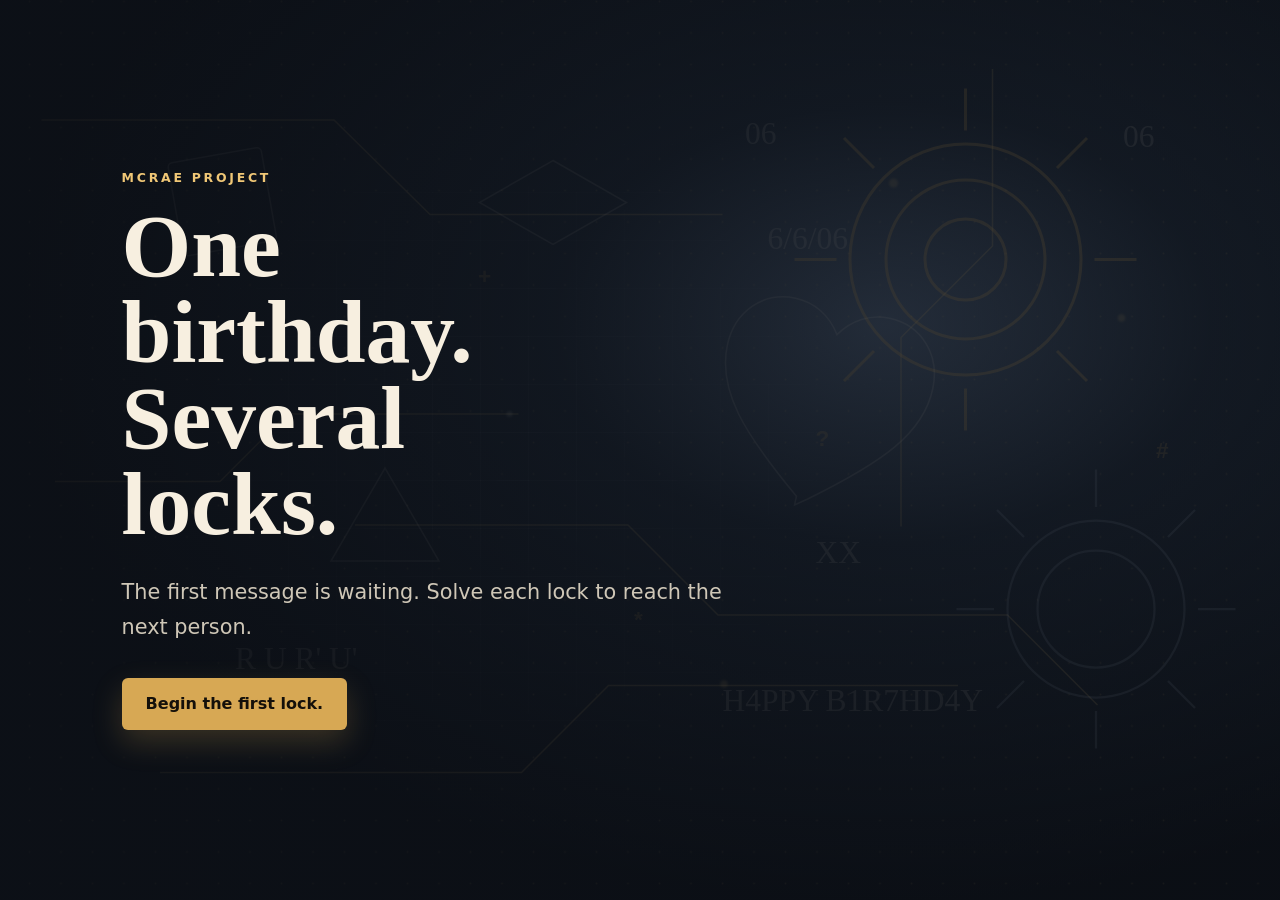
<file: docs/index.html>
<!doctype html>
<html lang="en">
  <head>
    <meta charset="utf-8">
    <meta name="viewport" content="width=device-width, initial-scale=1">
    <title>McRae Project</title>
    <link rel="stylesheet" href="assets/css/site-v2.css">
  </head>
  <body class="home-page">
<main class="hero" aria-labelledby="site-title">
      <p class="kicker">McRae Project</p>
      <h1 id="site-title">One birthday. Several locks.</h1>
      <p class="scenario">
        The first message is waiting. Solve each lock to reach the next person.
      </p>
      <a class="start-button" href="stage-1.html" aria-label="Begin the first lock">Begin the first lock.</a>
    </main>
  </body>
</html>
</file>
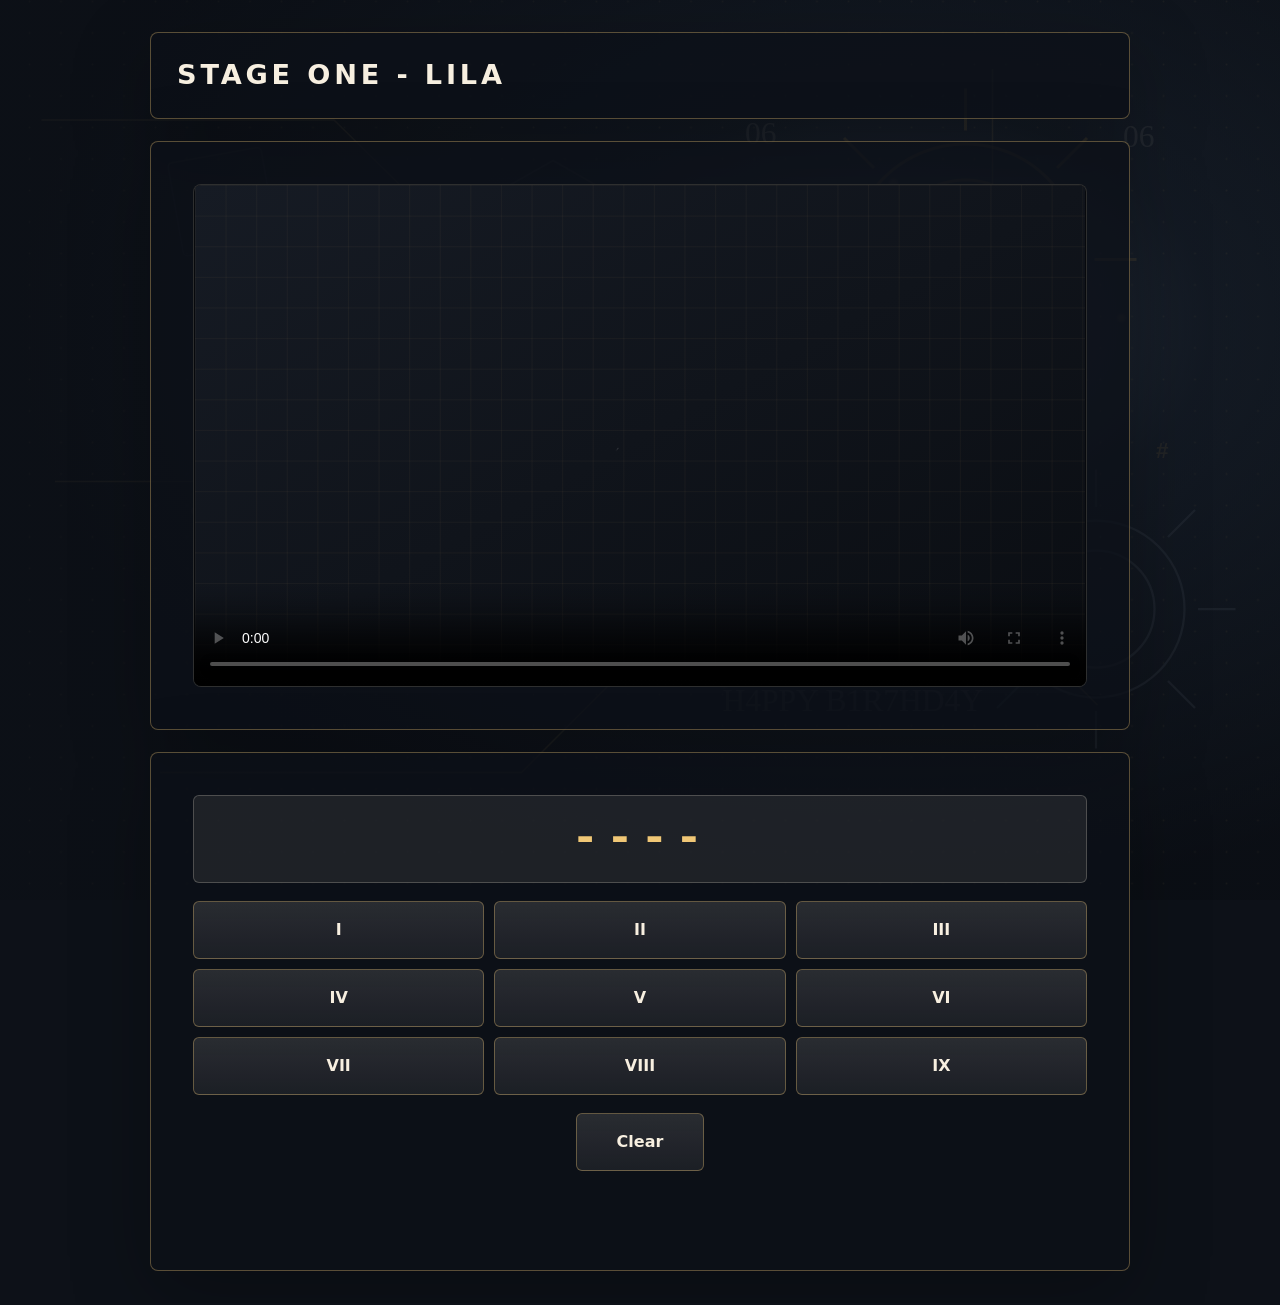
<file: docs/stage-1.html>
<!doctype html>
<html lang="en">
  <head>
    <meta charset="utf-8">
    <meta name="viewport" content="width=device-width, initial-scale=1">
    <title>Stage One | McRae Project</title>
    <link rel="stylesheet" href="assets/css/site-v2.css">
  </head>
  <body class="stage-page">
<main class="stage-shell" aria-labelledby="stage-title">
      <section class="stage-intro compact">
        <h1 id="stage-title">Stage One - Lila</h1>
      </section>

      <section class="video-panel" aria-label="Lila birthday message">
        <video controls preload="metadata" poster="assets/images/video-placeholder.svg">
          <source src="assets/videos/lila-message.mp4" type="video/mp4">
          Your browser does not support embedded video.
        </video>
      </section>

      <section class="answer-panel" aria-label="Stage one puzzle">
        <div class="roman-lock">
          <div class="roman-display" id="roman-display" aria-live="polite">----</div>
          <div class="roman-keypad" aria-label="Roman numeral keypad">
            <button type="button" data-value="1">I</button>
            <button type="button" data-value="2">II</button>
            <button type="button" data-value="3">III</button>
            <button type="button" data-value="4">IV</button>
            <button type="button" data-value="5">V</button>
            <button type="button" data-value="6">VI</button>
            <button type="button" data-value="7">VII</button>
            <button type="button" data-value="8">VIII</button>
            <button type="button" data-value="9">IX</button>
          </div>
          <div class="roman-actions">
            <button type="button" id="clear-code">Clear</button>
          </div>
        </div>
        <p class="answer-feedback" id="stage-one-feedback" aria-live="polite"></p>

</section>
    </main>

    <script>
      const solution = "3521";
      const numerals = {
        1: "I",
        2: "II",
        3: "III",
        4: "IV",
        5: "V",
        6: "VI",
        7: "VII",
        8: "VIII",
        9: "IX",
      };
      const display = document.querySelector("#roman-display");
      const feedback = document.querySelector("#stage-one-feedback");
      const clearButton = document.querySelector("#clear-code");
      let entry = "";

      const render = () => {
        display.textContent = entry
          ? entry.split("").map((digit) => numerals[digit]).join(" ")
          : "----";
      };

      const submitDigit = (digit) => {
        entry = `${entry}${digit}`.slice(-solution.length);
        feedback.textContent = "";
        feedback.className = "answer-feedback";
        render();

        if (entry === solution) {
          feedback.innerHTML = "Correct. <a href=\"stage-2.html\">Continue to Stage Two</a>.";
          feedback.className = "answer-feedback success";
        } else if (entry.length === solution.length) {
          feedback.textContent = "Not quite.";
          feedback.className = "answer-feedback error";
        }
      };

      document.querySelectorAll("[data-value]").forEach((button) => {
        button.addEventListener("click", () => submitDigit(button.dataset.value));
      });

      clearButton.addEventListener("click", () => {
        entry = "";
        feedback.textContent = "";
        feedback.className = "answer-feedback";
        render();
      });

      render();
    </script>
  </body>
</html>
</file>
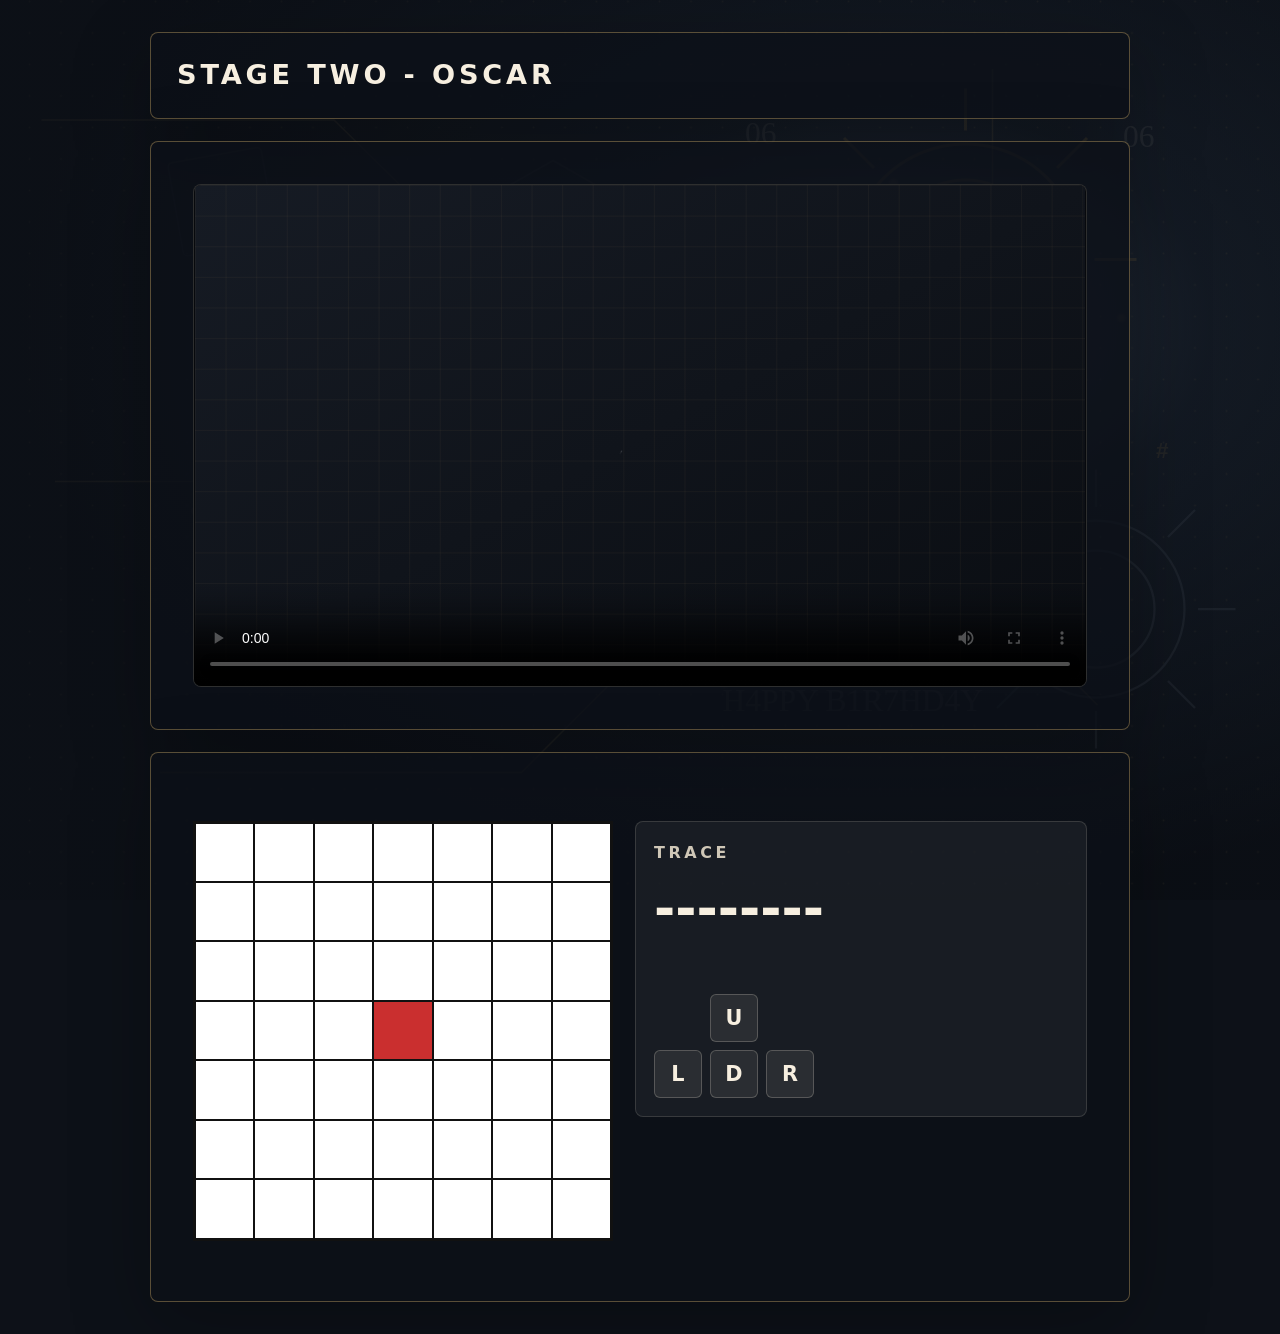
<file: docs/stage-2.html>
<!doctype html>
<html lang="en">
  <head>
    <meta charset="utf-8">
    <meta name="viewport" content="width=device-width, initial-scale=1">
    <title>Stage Two | McRae Project</title>
    <link rel="stylesheet" href="assets/css/site-v2.css">
  </head>
  <body class="stage-page">
<main class="stage-shell" aria-labelledby="stage-title">
      <section class="stage-intro compact">
        <h1 id="stage-title">Stage Two - Oscar</h1>
      </section>

      <section class="video-panel" aria-label="Oscar birthday message">
        <video controls preload="metadata" poster="assets/images/video-placeholder.svg">
          <source src="assets/videos/oscar-message.mp4" type="video/mp4">
          Your browser does not support embedded video.
        </video>
      </section>

      <section class="answer-panel" aria-label="Stage two puzzle">
        <div class="movement-layout">
          <div class="movement-grid" id="movement-grid" aria-label="Movement grid"></div>
          <div class="movement-status">
            <p class="kicker">Trace</p>
            <strong id="step-count">--------</strong>
            <p id="movement-feedback" class="answer-feedback" aria-live="polite"></p>
            <div class="arrow-pad" aria-label="Arrow key fallback controls">
              <button type="button" data-direction="up" aria-label="Move up">U</button>
              <button type="button" data-direction="left" aria-label="Move left">L</button>
              <button type="button" data-direction="down" aria-label="Move down">D</button>
              <button type="button" data-direction="right" aria-label="Move right">R</button>
            </div>
          </div>
        </div>


</section>
    </main>

    <script>
      const size = 7;
      const start = { x: 3, y: 3 };
      const solution = [
        "up",
        "right",
        "left",
        "up",
        "down",
        "right",
        "down",
        "left",
      ];
      const symbols = {
        up: "U",
        down: "D",
        left: "L",
        right: "R",
      };
      const deltas = {
        up: { x: 0, y: -1 },
        down: { x: 0, y: 1 },
        left: { x: -1, y: 0 },
        right: { x: 1, y: 0 },
      };
      const grid = document.querySelector("#movement-grid");
      const count = document.querySelector("#step-count");
      const feedback = document.querySelector("#movement-feedback");
      let position = { ...start };
      let trace = [];
      let unlocked = false;

      const render = () => {
        grid.innerHTML = "";
        for (let y = 0; y < size; y += 1) {
          for (let x = 0; x < size; x += 1) {
            const tile = document.createElement("div");
            tile.className = "movement-tile";
            if (x === position.x && y === position.y) {
              tile.classList.add("current");
            }
            grid.appendChild(tile);
          }
        }
        count.textContent = trace.map((direction) => symbols[direction]).join("").padStart(solution.length, "-");
      };

      const move = (direction) => {
        if (unlocked) return;

        position = {
          x: (position.x + deltas[direction].x + size) % size,
          y: (position.y + deltas[direction].y + size) % size,
        };

        trace.push(direction);
        if (trace.length > solution.length) {
          trace = trace.slice(trace.length - solution.length);
        }

        feedback.textContent = "";
        feedback.className = "answer-feedback";

        if (trace.join("|") === solution.join("|")) {
          unlocked = true;
          feedback.innerHTML = "Correct. <a href=\"stage-3.html\">Continue to Stage Three</a>.";
          feedback.className = "answer-feedback success";
        }

        render();
      };

      document.addEventListener("keydown", (event) => {
        const keyMap = {
          ArrowUp: "up",
          ArrowDown: "down",
          ArrowLeft: "left",
          ArrowRight: "right",
        };
        const direction = keyMap[event.key];
        if (direction) {
          event.preventDefault();
          move(direction);
        }
      });

      document.querySelectorAll("[data-direction]").forEach((button) => {
        button.addEventListener("click", () => move(button.dataset.direction));
      });

      render();
    </script>
  </body>
</html>
</file>
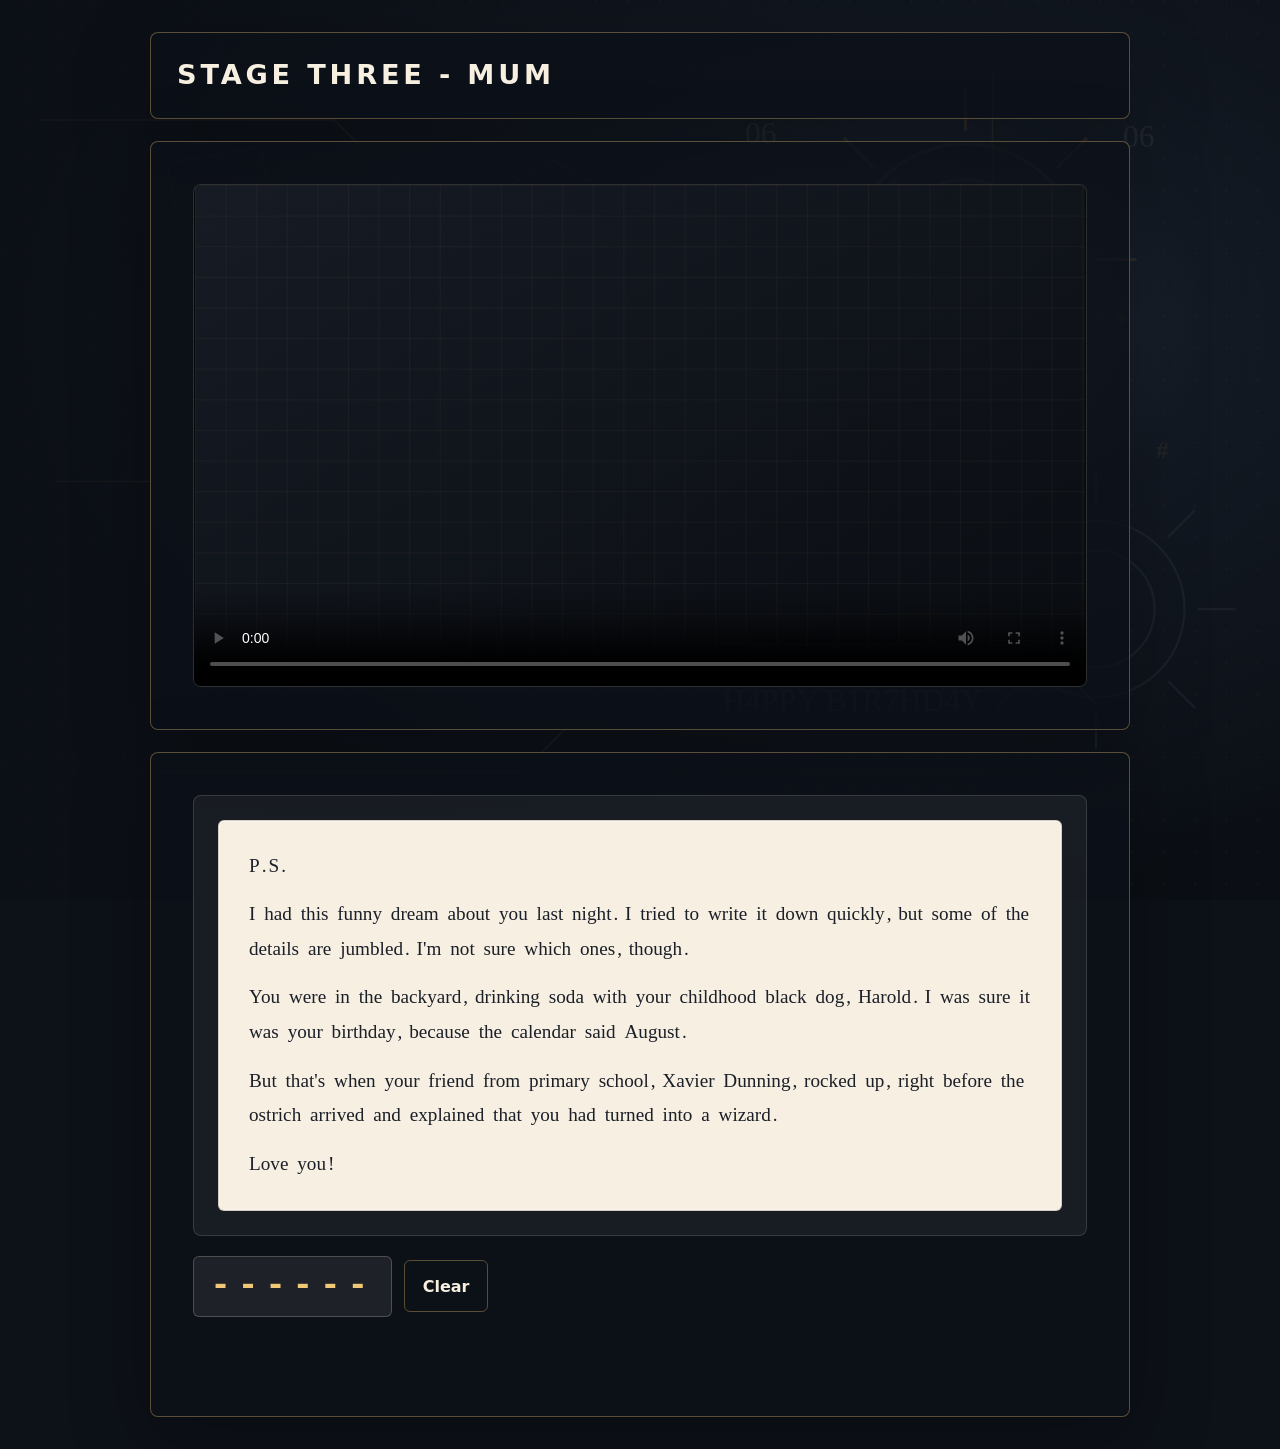
<file: docs/stage-3.html>
<!doctype html>
<html lang="en">
  <head>
    <meta charset="utf-8">
    <meta name="viewport" content="width=device-width, initial-scale=1">
    <title>Stage Three | McRae Project</title>
    <link rel="stylesheet" href="assets/css/site-v2.css">
  </head>
  <body class="stage-page">
<main class="stage-shell" aria-labelledby="stage-title">
      <section class="stage-intro compact">
        <h1 id="stage-title">Stage Three - Mum</h1>
      </section>

      <section class="video-panel" aria-label="Mum birthday message">
        <video controls preload="metadata" poster="assets/images/video-placeholder.svg">
          <source src="assets/videos/mum-message.mp4" type="video/mp4">
          Your browser does not support embedded video.
        </video>
      </section>

      <section class="answer-panel" aria-label="Stage three puzzle">
        <article class="transcript-card" aria-label="Transcript">
          <div class="transcript-paper" id="transcript"></div>
        </article>

        <div class="word-lock" aria-live="polite">
          <span id="marked-code">------</span>
          <button type="button" id="clear-transcript">Clear</button>
        </div>
        <p class="answer-feedback" id="mum-feedback" aria-live="polite"></p>


</section>
    </main>

    <script>
      const transcript = [
        "P.S.",
        "I had this funny dream about you last night. I tried to write it down quickly, but some of the details are jumbled. I'm not sure which ones, though.",
        "You were in the backyard, drinking soda with your childhood black dog, Harold. I was sure it was your birthday, because the calendar said August.",
        "But that's when your friend from primary school, Xavier Dunning, rocked up, right before the ostrich arrived and explained that you had turned into a wizard.",
        "Love you!",
      ];
      const solution = "shadow";
      const selected = new Set();
      const transcriptElement = document.querySelector("#transcript");
      const codeElement = document.querySelector("#marked-code");
      const feedback = document.querySelector("#mum-feedback");
      const clearButton = document.querySelector("#clear-transcript");

      const wordPattern = /[A-Za-z]+(?:'[A-Za-z]+)?|[^A-Za-z]+/g;
      const renderTranscript = () => {
        transcriptElement.innerHTML = "";

        transcript.forEach((paragraph, paragraphIndex) => {
          const p = document.createElement("p");
          const parts = paragraph.match(wordPattern) || [];
          let wordIndex = 0;

          parts.forEach((part) => {
            if (/^[A-Za-z]/.test(part)) {
              const button = document.createElement("button");
              const id = `${paragraphIndex}-${wordIndex}`;
              button.type = "button";
              button.className = "transcript-word";
              button.textContent = part;
              button.dataset.word = part;
              button.dataset.wordId = id;
              button.setAttribute("aria-pressed", selected.has(id) ? "true" : "false");
              if (selected.has(id)) {
                button.classList.add("selected");
              }
              button.addEventListener("click", () => toggleWord(id));
              p.appendChild(button);
              wordIndex += 1;
            } else {
              p.append(part);
            }
          });

          transcriptElement.appendChild(p);
        });
      };

      const getMarkedCode = () => {
        return [...document.querySelectorAll(".transcript-word.selected")]
          .map((word) => word.dataset.word[0].toLowerCase())
          .join("");
      };

      const updateCode = () => {
        const code = getMarkedCode();
        codeElement.textContent = code.padEnd(solution.length, "-").slice(0, Math.max(solution.length, code.length)).toUpperCase();

        if (code === solution) {
          feedback.innerHTML = "Correct. <a href=\"stage-4.html\">Continue to Stage Four</a>.";
          feedback.className = "answer-feedback success";
        } else if (code.length >= solution.length) {
          feedback.textContent = "Not quite.";
          feedback.className = "answer-feedback error";
        } else {
          feedback.textContent = "";
          feedback.className = "answer-feedback";
        }
      };

      const toggleWord = (id) => {
        if (selected.has(id)) {
          selected.delete(id);
        } else {
          selected.add(id);
        }

        renderTranscript();
        updateCode();
      };

      clearButton.addEventListener("click", () => {
        selected.clear();
        renderTranscript();
        updateCode();
      });

      renderTranscript();
      updateCode();
    </script>
  </body>
</html>
</file>
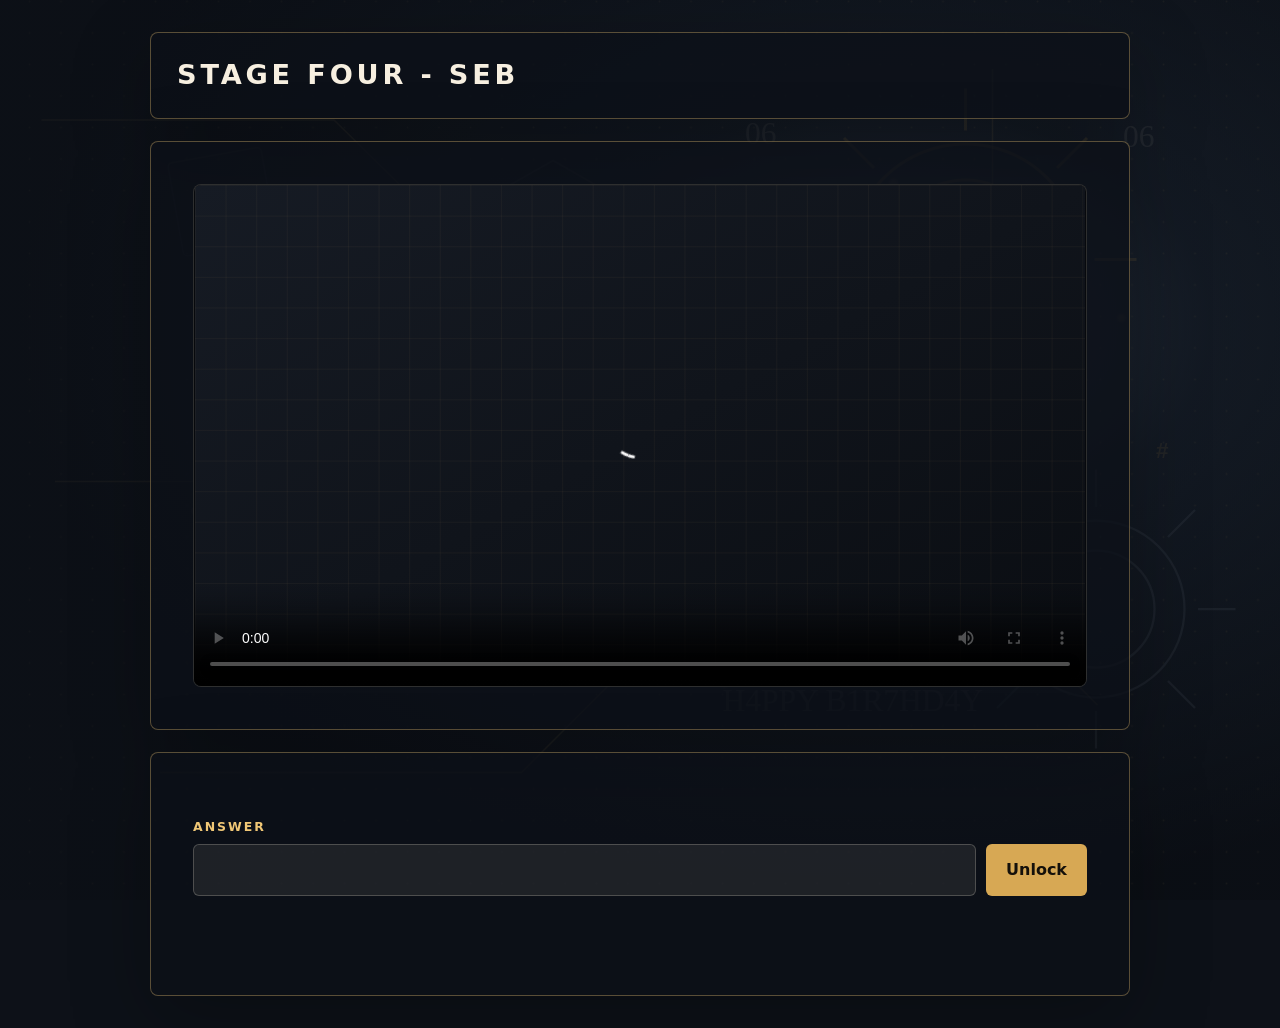
<file: docs/stage-4.html>
<!doctype html>
<html lang="en">
  <head>
    <meta charset="utf-8">
    <meta name="viewport" content="width=device-width, initial-scale=1">
    <title>Stage Four | McRae Project</title>
    <link rel="stylesheet" href="assets/css/site-v2.css">
  </head>
  <body class="stage-page">
<main class="stage-shell" aria-labelledby="stage-title">
      <section class="stage-intro compact">
        <h1 id="stage-title">Stage Four - Seb</h1>
      </section>

      <section class="video-panel" aria-label="Seb birthday message">
        <video controls preload="metadata" poster="assets/images/video-placeholder.svg">
          <source src="assets/videos/seb-message.mp4" type="video/mp4">
          Your browser does not support embedded video.
        </video>
      </section>

      <section class="answer-panel" aria-label="Stage four puzzle">
        <form class="answer-form" id="morse-form">
          <label for="morse-answer">Answer</label>
          <div class="answer-row">
            <input id="morse-answer" name="answer" type="text" autocomplete="off">
            <button type="submit">Unlock</button>
          </div>
        </form>
        <p class="answer-feedback" id="morse-feedback" aria-live="polite"></p>


</section>
    </main>

    <script>
      const form = document.querySelector("#morse-form");
      const input = document.querySelector("#morse-answer");
      const feedback = document.querySelector("#morse-feedback");

      form.addEventListener("submit", (event) => {
        event.preventDefault();
        const answer = input.value.trim().toLowerCase();

        if (answer === "sixstring" || answer === "6" || answer === "six") {
          feedback.innerHTML = "Correct. <a href=\"stage-5.html\">Continue to Stage Five</a>.";
          feedback.className = "answer-feedback success";
        } else {
          feedback.textContent = "Not quite.";
          feedback.className = "answer-feedback error";
        }
      });
    </script>
  </body>
</html>
</file>
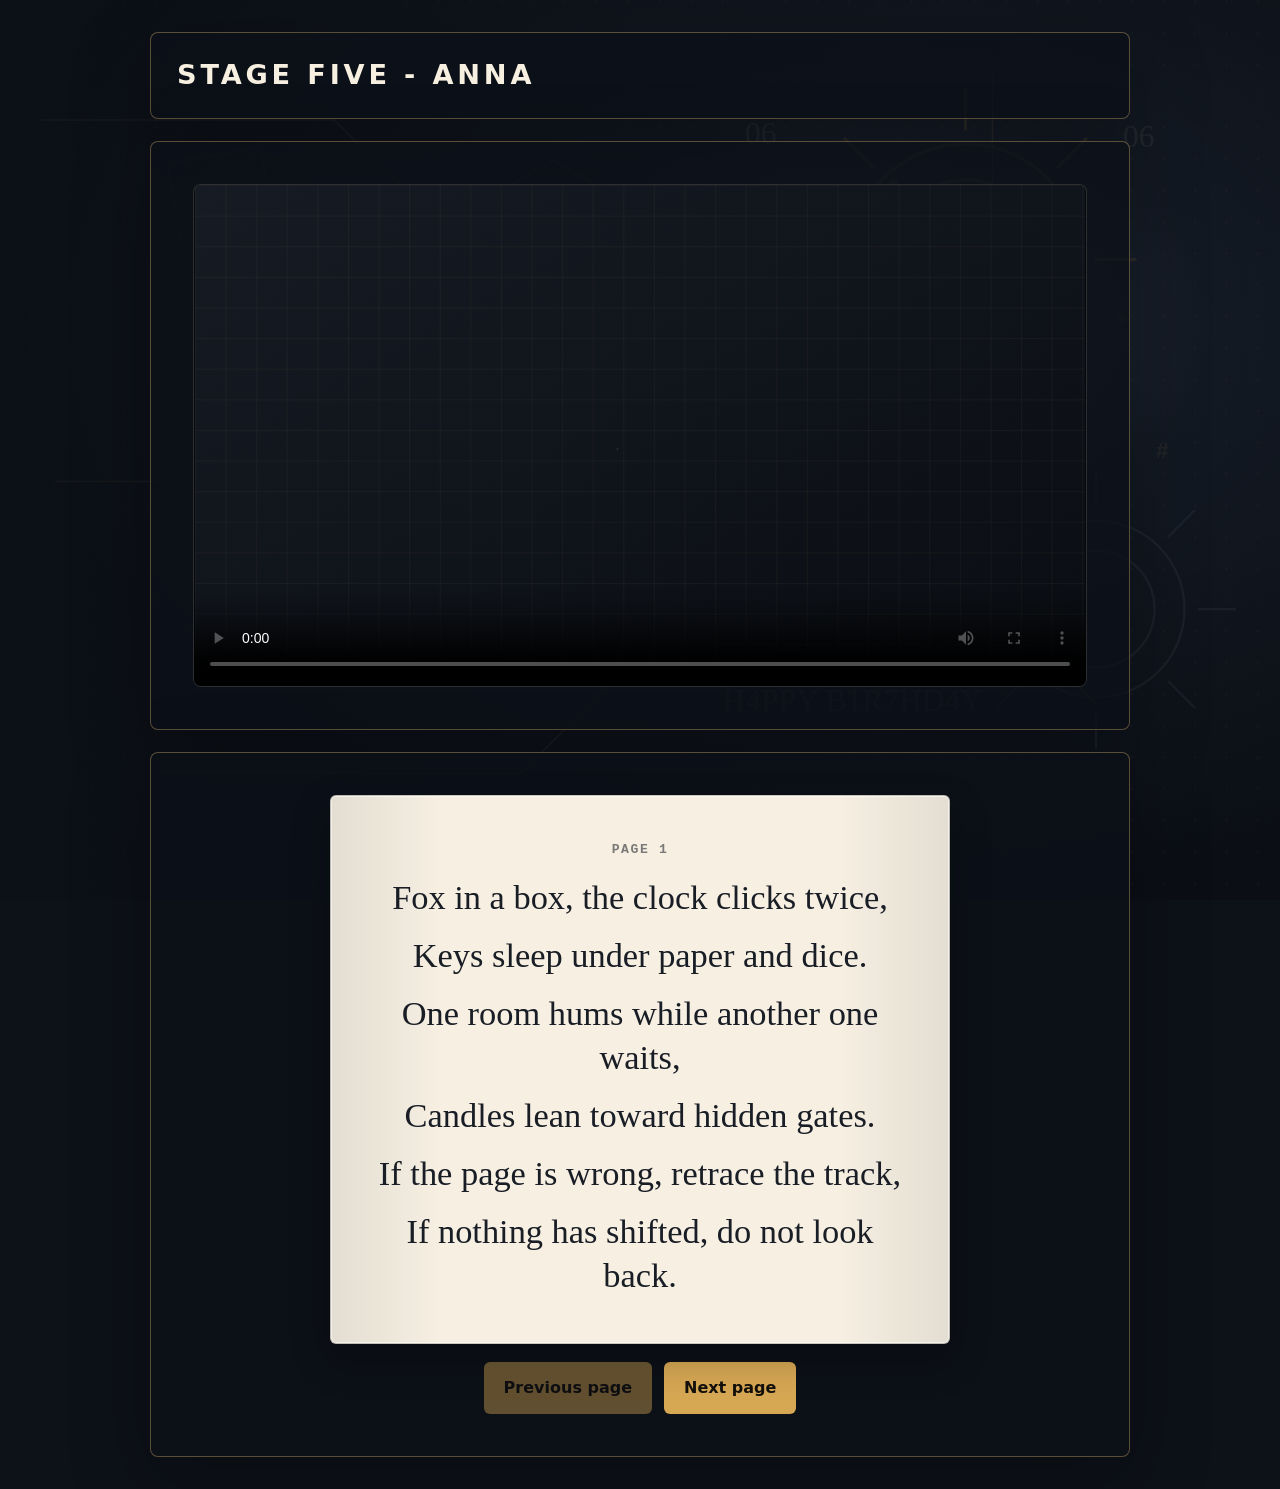
<file: docs/stage-5.html>
<!doctype html>
<html lang="en">
  <head>
    <meta charset="utf-8">
    <meta name="viewport" content="width=device-width, initial-scale=1">
    <title>Stage Five | McRae Project</title>
    <link rel="stylesheet" href="assets/css/site-v2.css">
  </head>
  <body class="stage-page">
<main class="stage-shell" aria-labelledby="stage-title">
      <section class="stage-intro compact">
        <h1 id="stage-title">Stage Five - Anna</h1>
      </section>

      <section class="video-panel" aria-label="Anna birthday message">
        <video controls preload="metadata" poster="assets/images/video-placeholder.svg">
          <source src="assets/videos/anna-message.mp4" type="video/mp4">
          Your browser does not support embedded video.
        </video>
      </section>

      <section class="answer-panel" aria-label="Stage five puzzle">
        <div class="page-reader">
          <div class="book-page" id="book-page" aria-live="polite">
            <div class="page-number" id="page-number"></div>
            <div class="poem-page" id="poem-page"></div>
          </div>
          <div class="page-actions">
            <button type="button" id="previous-page">Previous page</button>
            <button type="button" id="next-page">Next page</button>
          </div>
        </div>
      </section>
    </main>

    <script>
      const basePoem = [
        "Fox in a box, the clock clicks twice,",
        "Keys sleep under paper and dice.",
        "One room hums while another one waits,",
        "Candles lean toward hidden gates.",
        "If the page is wrong, retrace the track,",
        "If nothing has shifted, do not look back.",
      ];
      const pages = [
        { type: "normal" },
        { type: "anomaly", variant: "caps" },
        { type: "normal" },
        { type: "anomaly", variant: "roman" },
        { type: "anomaly", variant: "misspell" },
        { type: "normal" },
        { type: "anomaly", variant: "small" },
        { type: "normal" },
        { type: "anomaly", variant: "reorder" },
        { type: "anomaly", variant: "synonym" },
        { type: "normal" },
        { type: "anomaly", variant: "zalgo" },
        { type: "anomaly", variant: "meta" },
        { type: "normal" },
        { type: "complete" },
      ];
      const pageNumber = document.querySelector("#page-number");
      const bookPage = document.querySelector("#book-page");
      const poemPage = document.querySelector("#poem-page");
      const previousButton = document.querySelector("#previous-page");
      const nextButton = document.querySelector("#next-page");
      let currentPage = 0;
      let turning = false;

      const getLines = (page) => {
        if (page.variant === "caps") {
          return basePoem.map((line) => line.toUpperCase());
        }
        if (page.variant === "misspell") {
          return basePoem.map((line) => line.replace("Candles", "Candels"));
        }
        if (page.variant === "synonym") {
          return basePoem.map((line) => line.replace("hidden", "secret"));
        }
        if (page.variant === "reorder") {
          return [
            basePoem[0],
            basePoem[3],
            basePoem[2],
            basePoem[1],
            basePoem[4],
            basePoem[5],
          ];
        }
        if (page.variant === "zalgo") {
          return basePoem.map((line) => {
            return line
              .split("")
              .map((char, index) => /[A-Za-z]/.test(char) ? `${char}${index % 2 ? "\u0335" : "\u0337"}` : char)
              .join("");
          });
        }
        return basePoem;
      };

      const romanize = (number) => {
        const numerals = ["", "I", "II", "III", "IV", "V", "VI", "VII", "VIII", "IX", "X", "XI", "XII", "XIII", "XIV", "XV"];
        return numerals[number] || String(number);
      };

      const render = () => {
        const page = pages[currentPage];
        pageNumber.textContent = page.variant === "roman" ? `Page ${romanize(currentPage + 1)}` : `Page ${currentPage + 1}`;
        bookPage.className = "book-page";
        poemPage.className = "poem-page";
        poemPage.innerHTML = "";

        if (page.type === "complete") {
          bookPage.classList.add("complete");
          poemPage.innerHTML = "<p>You found the way through.</p><p>The next page is waiting.</p>";
          previousButton.disabled = true;
          nextButton.disabled = false;
          nextButton.textContent = "Next page";
          return;
        }

        if (page.variant) {
          bookPage.classList.add(`anomaly-${page.variant}`);
          poemPage.classList.add(`anomaly-${page.variant}`);
        }

        getLines(page).forEach((line) => {
          const p = document.createElement("p");
          p.textContent = line;
          poemPage.appendChild(p);
        });

        previousButton.disabled = currentPage === 0;
        nextButton.disabled = false;
        nextButton.textContent = "Next page";
      };

      const turnPage = (direction) => {
        if (turning) return;
        const page = pages[currentPage];

        if (page.type === "complete" && direction === "next") {
          window.location.href = "stage-6.html";
          return;
        }

        turning = true;
        previousButton.disabled = true;
        nextButton.disabled = true;
        document.querySelector(".page-reader").classList.add("turning");

        setTimeout(() => {
        if (page.type === "anomaly") {
          currentPage = direction === "previous" ? currentPage + 1 : 0;
        } else {
          currentPage = direction === "next" ? currentPage + 1 : 0;
        }

        render();
        requestAnimationFrame(() => {
          document.querySelector(".page-reader").classList.remove("turning");
          turning = false;
        });
        }, 260);
      };

      previousButton.addEventListener("click", () => turnPage("previous"));
      nextButton.addEventListener("click", () => turnPage("next"));
      render();
    </script>
  </body>
</html>
</file>
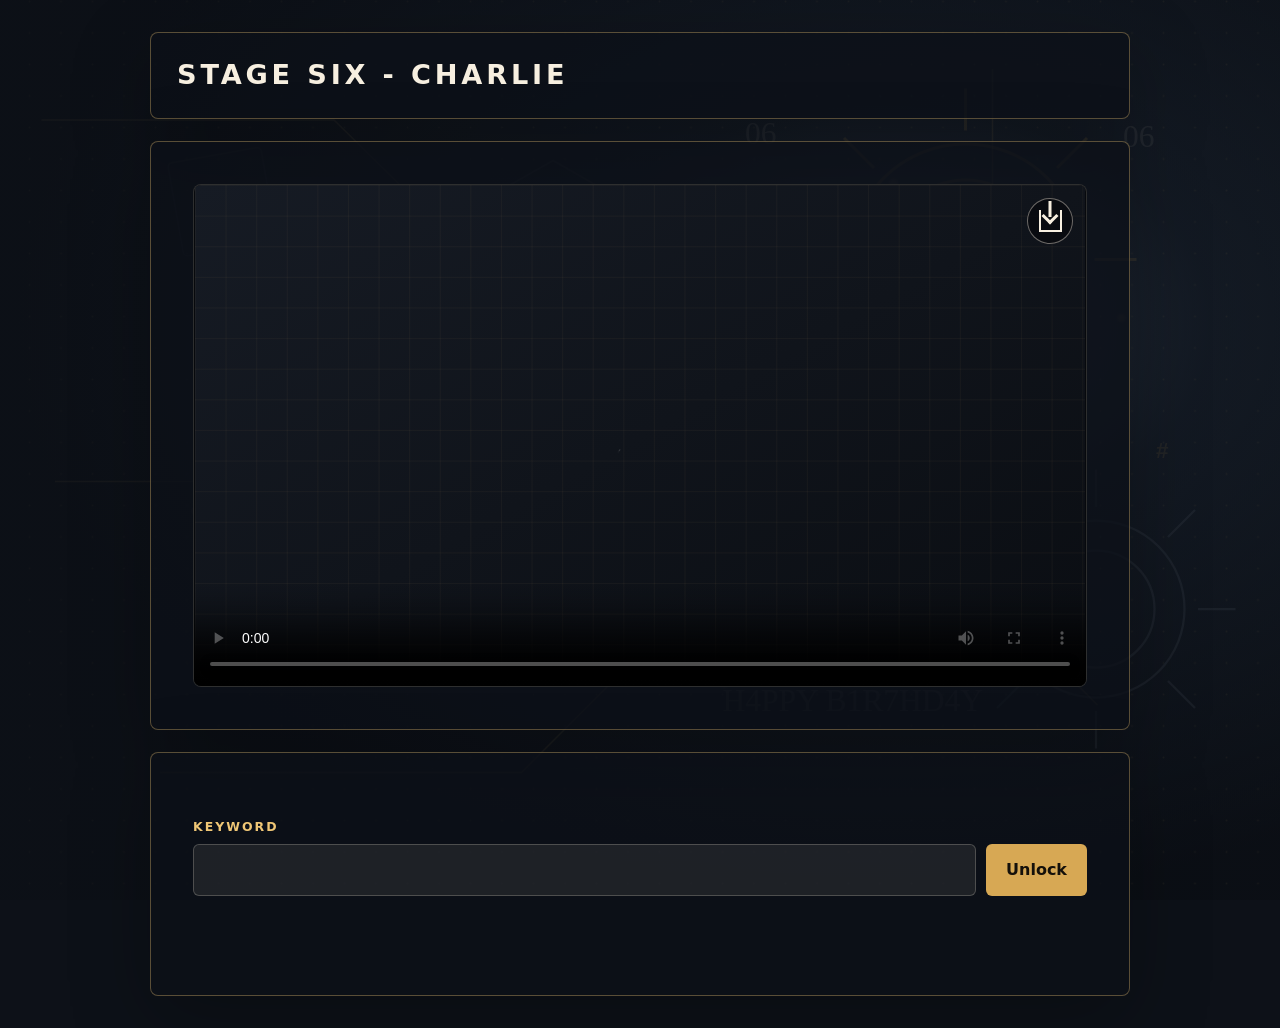
<file: docs/stage-6.html>
<!doctype html>
<html lang="en">
  <head>
    <meta charset="utf-8">
    <meta name="viewport" content="width=device-width, initial-scale=1">
    <title>Stage Six | McRae Project</title>
    <link rel="stylesheet" href="assets/css/site-v2.css">
  </head>
  <body class="stage-page">
<main class="stage-shell" aria-labelledby="stage-title">
      <section class="stage-intro compact">
        <h1 id="stage-title">Stage Six - Charlie</h1>
      </section>

      <section class="video-panel" aria-label="Charlie birthday message">
        <div class="video-frame">
          <video controls preload="metadata" poster="assets/images/video-placeholder.svg">
            <source src="assets/videos/charlie-message.mp4" type="video/mp4">
            Your browser does not support embedded video.
          </video>
          <a
            class="fake-download"
            href="assets/videos/charlie-message.mp4"
            download="birthday_message__drive-folder-1jPvUtD7oh05kGE8o4vmQX6U58bOA4QVN.mp4"
            aria-label="Download suspicious birthday file"
            title="Download suspicious file"
          >
            <span aria-hidden="true"></span>
          </a>
        </div>
      </section>

      <section class="answer-panel" aria-label="Stage six puzzle">
        <form class="answer-form" id="arg-form">
          <label for="arg-answer">Keyword</label>
          <div class="answer-row">
            <input id="arg-answer" name="answer" type="text" autocomplete="off">
            <button type="submit">Unlock</button>
          </div>
        </form>
        <p class="answer-feedback" id="arg-feedback" aria-live="polite"></p>



</section>
    </main>

    <div class="end-screen" id="end-screen" aria-live="assertive" aria-hidden="true">
      <p class="end-screen__lead">And your reward is...</p>
      <p class="end-screen__final">
        Having us as friends and family! What were you expecting? Happy birthday!
      </p>
    </div>

    <script>
      const form = document.querySelector("#arg-form");
      const input = document.querySelector("#arg-answer");
      const feedback = document.querySelector("#arg-feedback");
      const endScreen = document.querySelector("#end-screen");

      form.addEventListener("submit", (event) => {
        event.preventDefault();
        const answer = input.value.trim().toLowerCase();

        if (answer === "oozwlar") {
          feedback.textContent = "";
          feedback.className = "answer-feedback";
          endScreen.removeAttribute("aria-hidden");
          document.body.classList.add("ending");
          endScreen.className = "end-screen active lead";

          window.setTimeout(() => {
            endScreen.classList.add("pause");
          }, 2800);

          window.setTimeout(() => {
            endScreen.className = "end-screen active final";
          }, 4300);
        } else {
          feedback.textContent = "Not yet.";
          feedback.className = "answer-feedback error";
        }
      });
    </script>
  </body>
</html>
</file>
<file: docs/assets/css/site-v2.css>
:root {
  color-scheme: dark;
  font-family: Inter, ui-sans-serif, system-ui, -apple-system, BlinkMacSystemFont, "Segoe UI", sans-serif;
  --paper: #f7efe0;
  --muted: #cfc7b7;
  --gold: #d7a854;
  --gold-bright: #f0c776;
  --ink: #0d1118;
  --panel: rgba(13, 17, 24, 0.76);
  --edge: rgba(240, 199, 118, 0.34);
}

* {
  box-sizing: border-box;
}

body {
  background:
    linear-gradient(90deg, rgba(13, 17, 24, 0.82), rgba(13, 17, 24, 0.58)),
    url("../images/mystery-wallpaper-v2.svg") center / cover fixed,
    #0d1118;
  color: var(--paper);
  margin: 0;
  min-height: 100vh;
}

body::after {
  background:
    linear-gradient(rgba(255, 255, 255, 0.035) 1px, transparent 1px),
    linear-gradient(90deg, rgba(255, 255, 255, 0.03) 1px, transparent 1px);
  background-size: 48px 48px;
  content: "";
  inset: 0;
  mask-image: radial-gradient(circle at 40% 50%, black 0, transparent 68%);
  opacity: 0.45;
  pointer-events: none;
  position: fixed;
}

.home-page,
.stage-page {
  align-items: center;
  display: flex;
  justify-content: flex-start;
  min-height: 100vh;
  padding: 32px;
}

.hero,
.stage-shell {
  max-width: 760px;
  position: relative;
  z-index: 1;
}

.hero {
  margin-left: clamp(0px, 7vw, 96px);
}

.stage-shell {
  display: grid;
  gap: 22px;
  margin: 0 auto;
  max-width: 980px;
  width: min(100%, 980px);
}

.stage-intro,
.video-panel,
.answer-panel {
  background: var(--panel);
  border: 1px solid var(--edge);
  border-radius: 8px;
  box-shadow: 0 24px 80px rgba(0, 0, 0, 0.26);
  padding: clamp(24px, 4vw, 42px);
}

.stage-intro.compact {
  padding: clamp(18px, 3vw, 26px);
}

.stage-intro.compact h1 {
  font-family: Inter, ui-sans-serif, system-ui, -apple-system, BlinkMacSystemFont, "Segoe UI", sans-serif;
  font-size: clamp(1.15rem, 2.2vw, 1.7rem);
  font-weight: 900;
  letter-spacing: 0.14em;
  line-height: 1.2;
  max-width: none;
  text-transform: uppercase;
}

.stage-intro p:not(.kicker),
.answer-panel p,
.video-note {
  color: var(--muted);
  font-size: 1rem;
  line-height: 1.6;
}

.video-panel video {
  aspect-ratio: 16 / 9;
  background: #07090d;
  border: 1px solid rgba(247, 239, 224, 0.16);
  border-radius: 8px;
  display: block;
  width: 100%;
}

.video-frame {
  position: relative;
}

.fake-download {
  align-items: center;
  background: rgba(7, 9, 13, 0.72);
  border: 1px solid rgba(247, 239, 224, 0.42);
  border-radius: 999px;
  color: var(--paper);
  display: inline-flex;
  height: 46px;
  justify-content: center;
  position: absolute;
  right: 14px;
  text-decoration: none;
  top: 14px;
  width: 46px;
  z-index: 2;
}

.fake-download:hover,
.fake-download:focus-visible {
  background: rgba(240, 199, 118, 0.92);
  border-color: var(--gold-bright);
  color: #14100a;
  outline: none;
}

.fake-download span {
  border: 2px solid currentColor;
  border-top: 0;
  display: block;
  height: 22px;
  position: relative;
  width: 23px;
}

.fake-download span::before {
  background: currentColor;
  content: "";
  height: 16px;
  left: 50%;
  position: absolute;
  top: -9px;
  transform: translateX(-50%);
  width: 3px;
}

.fake-download span::after {
  border: solid currentColor;
  border-width: 0 3px 3px 0;
  content: "";
  height: 9px;
  left: 50%;
  position: absolute;
  top: 0;
  transform: translateX(-50%) rotate(45deg);
  width: 9px;
}

.video-note {
  margin: 14px 0 0;
}

code {
  color: var(--gold-bright);
  font-family: "Cascadia Mono", Consolas, monospace;
  font-size: 0.9em;
}

.answer-panel h2 {
  font-family: Georgia, "Times New Roman", serif;
  font-size: clamp(1.8rem, 4vw, 3rem);
  line-height: 1;
  margin: 0 0 12px;
}

.answer-form {
  display: grid;
  gap: 10px;
  margin: 24px 0 14px;
}

.answer-form label {
  color: var(--gold-bright);
  font-size: 0.78rem;
  font-weight: 800;
  letter-spacing: 0.16em;
  text-transform: uppercase;
}

.answer-row {
  display: flex;
  gap: 10px;
}

.answer-row input {
  background: rgba(247, 239, 224, 0.08);
  border: 1px solid rgba(247, 239, 224, 0.22);
  border-radius: 6px;
  color: var(--paper);
  flex: 1;
  font: inherit;
  min-height: 52px;
  min-width: 0;
  padding: 0 16px;
}

.answer-row input:focus {
  border-color: var(--gold-bright);
  outline: none;
}

.answer-row button,
.board-actions button {
  background: var(--gold);
  border: 0;
  border-radius: 6px;
  color: #14100a;
  cursor: pointer;
  font: inherit;
  font-weight: 800;
  min-height: 52px;
  padding: 0 20px;
}

.answer-row button:hover,
.answer-row button:focus-visible,
.board-actions button:hover,
.board-actions button:focus-visible {
  background: var(--gold-bright);
}

.answer-feedback {
  min-height: 1.6em;
}

.answer-feedback.success {
  color: #bff0cc;
}

.answer-feedback.error {
  color: #f0b7a8;
}

.answer-feedback a {
  color: var(--gold-bright);
  font-weight: 800;
}

.script-copy {
  color: var(--muted);
  display: grid;
  font-size: 0.96rem;
  gap: 10px;
  line-height: 1.55;
  margin-top: 18px;
}

.script-copy p,
.script-copy ol {
  margin: 0;
}

.script-copy ol {
  padding-left: 22px;
}

.script-copy li + li {
  margin-top: 6px;
}

.email-card {
  background: #f3f5f8;
  border: 1px solid rgba(13, 17, 24, 0.22);
  border-radius: 8px;
  box-shadow: 0 18px 48px rgba(0, 0, 0, 0.24);
  color: #18202d;
  margin-bottom: 26px;
  overflow: hidden;
}

.email-toolbar {
  align-items: center;
  background: #d9dee8;
  border-bottom: 1px solid rgba(13, 17, 24, 0.12);
  display: flex;
  gap: 7px;
  min-height: 34px;
  padding: 0 14px;
}

.email-toolbar span {
  background: #8d98a8;
  border-radius: 999px;
  display: block;
  height: 9px;
  width: 9px;
}

.email-meta {
  border-bottom: 1px solid rgba(13, 17, 24, 0.12);
  display: grid;
  gap: 5px;
  padding: 18px 20px;
}

.email-card .email-from,
.email-card .email-subject,
.email-card .email-time,
.email-card .email-body p {
  color: #18202d;
  font-size: 0.98rem;
  line-height: 1.5;
  margin: 0;
}

.email-card .email-subject {
  font-weight: 800;
}

.email-card .email-time {
  color: #697384;
  font-size: 0.86rem;
}

.email-body {
  display: grid;
  gap: 14px;
  padding: 20px;
}

.email-body ul {
  display: grid;
  gap: 8px;
  line-height: 1.5;
  margin: 0;
  padding-left: 20px;
}

.transcript-card {
  background: rgba(247, 239, 224, 0.055);
  border: 1px solid rgba(247, 239, 224, 0.14);
  border-radius: 8px;
  margin-bottom: 20px;
  padding: clamp(16px, 3vw, 24px);
}

.transcript-paper {
  background: #f6efe2;
  border: 1px solid rgba(13, 17, 24, 0.16);
  border-radius: 6px;
  box-shadow: inset 0 0 0 1px rgba(255, 255, 255, 0.42);
  color: #1b1f28;
  display: grid;
  gap: 14px;
  padding: clamp(18px, 3vw, 28px);
}

.transcript-paper p {
  color: #1b1f28;
  font-family: Georgia, "Times New Roman", serif;
  font-size: clamp(1.02rem, 2vw, 1.2rem);
  line-height: 1.7;
  margin: 0;
}

.transcript-word {
  background: transparent;
  border: 0;
  border-radius: 4px;
  color: inherit;
  cursor: pointer;
  display: inline;
  font: inherit;
  margin: 0;
  padding: 1px 2px;
}

.transcript-word:hover,
.transcript-word:focus-visible {
  background: rgba(215, 168, 84, 0.24);
  outline: none;
}

.transcript-word.selected {
  background: rgba(215, 168, 84, 0.52);
  box-shadow: 0 0 0 1px rgba(13, 17, 24, 0.12);
}

.word-lock {
  align-items: center;
  display: flex;
  flex-wrap: wrap;
  gap: 12px;
  margin-bottom: 12px;
}

.word-lock span {
  background: rgba(247, 239, 224, 0.08);
  border: 1px solid rgba(247, 239, 224, 0.22);
  border-radius: 6px;
  color: var(--gold-bright);
  font-family: "Cascadia Mono", Consolas, monospace;
  font-size: clamp(1.4rem, 3vw, 2.2rem);
  font-weight: 900;
  letter-spacing: 0.18em;
  line-height: 1;
  min-height: 52px;
  padding: 12px 16px;
}

.word-lock button {
  background: transparent;
  border: 1px solid var(--edge);
  border-radius: 6px;
  color: var(--paper);
  cursor: pointer;
  font: inherit;
  font-weight: 800;
  min-height: 52px;
  padding: 0 18px;
}

.word-lock button:hover,
.word-lock button:focus-visible {
  background: rgba(247, 239, 224, 0.08);
}

.roman-lock {
  display: grid;
  gap: 18px;
}

.roman-display {
  background: rgba(247, 239, 224, 0.08);
  border: 1px solid rgba(247, 239, 224, 0.22);
  border-radius: 6px;
  color: var(--gold-bright);
  font-family: "Cascadia Mono", Consolas, monospace;
  font-size: clamp(1.6rem, 4vw, 3rem);
  font-weight: 900;
  letter-spacing: 0.12em;
  min-height: 72px;
  padding: 16px;
  text-align: center;
}

.roman-keypad {
  display: grid;
  gap: 10px;
  grid-template-columns: repeat(3, minmax(0, 1fr));
}

.roman-keypad button,
.roman-actions button {
  background: linear-gradient(180deg, rgba(247, 239, 224, 0.13), rgba(247, 239, 224, 0.07));
  border: 1px solid rgba(240, 199, 118, 0.34);
  border-radius: 6px;
  color: var(--paper);
  cursor: pointer;
  font: inherit;
  font-weight: 900;
  min-height: 58px;
}

.roman-keypad button:hover,
.roman-keypad button:focus-visible,
.roman-actions button:hover,
.roman-actions button:focus-visible {
  background: rgba(240, 199, 118, 0.2);
  border-color: var(--gold-bright);
}

.roman-actions {
  display: flex;
  justify-content: center;
}

.roman-actions button {
  min-width: 128px;
}

.page-reader {
  display: grid;
  gap: 18px;
  position: relative;
}

.page-reader::after {
  background: #020305;
  border-radius: 8px;
  content: "";
  inset: -8px;
  opacity: 0;
  pointer-events: none;
  position: absolute;
  transition: opacity 180ms ease;
  z-index: 3;
}

.page-reader.turning::after {
  opacity: 1;
}

.book-page {
  background:
    linear-gradient(90deg, rgba(13, 17, 24, 0.08), transparent 18%, transparent 82%, rgba(13, 17, 24, 0.08)),
    #f6efe2;
  border: 1px solid rgba(13, 17, 24, 0.18);
  border-radius: 6px;
  box-shadow:
    inset 0 0 0 1px rgba(255, 255, 255, 0.58),
    0 16px 40px rgba(0, 0, 0, 0.24);
  color: #191d25;
  display: grid;
  gap: 18px;
  margin: 0 auto;
  min-height: 480px;
  padding: clamp(24px, 5vw, 46px);
  position: relative;
  width: min(100%, 620px);
}

.page-number {
  color: rgba(25, 29, 37, 0.56);
  font-family: "Cascadia Mono", Consolas, monospace;
  font-size: 0.82rem;
  font-weight: 800;
  letter-spacing: 0.12em;
  text-align: center;
  text-transform: uppercase;
}

.poem-page {
  align-content: center;
  display: grid;
  gap: 14px;
}

.poem-page p {
  color: #191d25;
  font-family: Georgia, "Times New Roman", serif;
  font-size: clamp(1.35rem, 3.4vw, 2.15rem);
  line-height: 1.28;
  margin: 0;
  text-align: center;
}

.poem-page.anomaly-small p {
  font-size: clamp(0.98rem, 2.3vw, 1.42rem);
}

.book-page.anomaly-meta {
  min-height: 410px;
  padding: clamp(18px, 4vw, 34px);
  width: min(92%, 540px);
}

.book-page.complete {
  align-content: center;
}

.book-page.complete .poem-page p {
  font-size: clamp(1.8rem, 4vw, 3rem);
}

.page-actions {
  display: flex;
  justify-content: center;
  gap: 12px;
}

.page-actions button {
  background: var(--gold);
  border: 0;
  border-radius: 6px;
  color: #14100a;
  cursor: pointer;
  font: inherit;
  font-weight: 900;
  min-height: 52px;
  padding: 0 20px;
}

.page-actions button:hover,
.page-actions button:focus-visible {
  background: var(--gold-bright);
}

.page-actions button:disabled {
  cursor: not-allowed;
  opacity: 0.42;
}

.book-page.anomaly-meta + .page-actions button {
  min-height: 42px;
  padding: 0 14px;
}

.booking-board {
  display: grid;
  gap: 18px;
  margin: 26px 0 18px;
}

.booking-slots,
.booking-pool {
  display: grid;
  gap: 10px;
}

.booking-slots {
  grid-template-columns: repeat(3, minmax(0, 1fr));
}

.booking-slot {
  align-items: stretch;
  background: rgba(0, 0, 0, 0.22);
  border: 1px solid rgba(247, 239, 224, 0.18);
  border-radius: 8px;
  display: flex;
  min-height: 78px;
  padding: 8px;
  position: relative;
}

.booking-slot.ready {
  border-color: var(--gold-bright);
}

.booking-slot > span {
  color: rgba(247, 239, 224, 0.28);
  font-family: Georgia, "Times New Roman", serif;
  font-size: 1.6rem;
  font-weight: 700;
  left: 12px;
  line-height: 1;
  pointer-events: none;
  position: absolute;
  top: 10px;
}

.booking-pool {
  background: rgba(247, 239, 224, 0.04);
  border: 1px solid rgba(247, 239, 224, 0.12);
  border-radius: 8px;
  grid-template-columns: repeat(3, minmax(0, 1fr));
  min-height: 98px;
  padding: 10px;
}

.booking-card {
  align-items: center;
  background: linear-gradient(180deg, rgba(247, 239, 224, 0.13), rgba(247, 239, 224, 0.07));
  border: 1px solid rgba(240, 199, 118, 0.34);
  border-radius: 6px;
  color: var(--paper);
  cursor: grab;
  display: flex;
  font: inherit;
  font-weight: 800;
  justify-content: center;
  min-height: 60px;
  padding: 10px 12px;
  text-align: center;
  width: 100%;
}

.booking-card:active {
  cursor: grabbing;
}

.booking-card.dragging,
.booking-card.selected {
  background: rgba(240, 199, 118, 0.2);
  border-color: var(--gold-bright);
  box-shadow: 0 0 0 2px rgba(240, 199, 118, 0.18);
}

.board-actions {
  display: flex;
  flex-wrap: wrap;
  gap: 10px;
  margin-bottom: 14px;
}

.board-actions .secondary-button {
  background: transparent;
  border: 1px solid var(--edge);
  color: var(--paper);
}

.board-actions .secondary-button:hover,
.board-actions .secondary-button:focus-visible {
  background: rgba(247, 239, 224, 0.08);
}

.movement-layout {
  align-items: start;
  display: grid;
  gap: 22px;
  grid-template-columns: minmax(240px, 420px) minmax(180px, 1fr);
  margin: 26px 0 18px;
}

.movement-grid {
  aspect-ratio: 1;
  background: #fff;
  border: 2px solid #111;
  display: grid;
  grid-template-columns: repeat(7, 1fr);
  width: 100%;
}

.movement-grid.shake {
  animation: shake 0.24s linear;
}

.movement-tile {
  align-items: center;
  border: 1px solid #111;
  display: flex;
  justify-content: center;
}

.movement-tile.start {
  background: #2e9c56;
}

.movement-tile.current {
  background: #ca2f2f;
}

.movement-status {
  background: rgba(247, 239, 224, 0.055);
  border: 1px solid rgba(247, 239, 224, 0.14);
  border-radius: 8px;
  padding: 18px;
}

.movement-status strong {
  display: block;
  font-size: clamp(2rem, 4vw, 3.5rem);
  line-height: 1;
  margin-bottom: 10px;
}

.arrow-pad {
  display: grid;
  gap: 8px;
  grid-template-columns: repeat(3, 48px);
  grid-template-areas:
    ". up ."
    "left down right";
  margin-top: 18px;
}

.arrow-pad button {
  align-items: center;
  background: rgba(247, 239, 224, 0.08);
  border: 1px solid rgba(247, 239, 224, 0.22);
  border-radius: 6px;
  color: var(--paper);
  cursor: pointer;
  display: flex;
  font: inherit;
  font-size: 1.3rem;
  font-weight: 900;
  height: 48px;
  justify-content: center;
  width: 48px;
}

.arrow-pad button:hover,
.arrow-pad button:focus-visible {
  border-color: var(--gold-bright);
}

.arrow-pad [data-direction="up"] {
  grid-area: up;
}

.arrow-pad [data-direction="left"] {
  grid-area: left;
}

.arrow-pad [data-direction="down"] {
  grid-area: down;
}

.arrow-pad [data-direction="right"] {
  grid-area: right;
}

.end-screen {
  align-items: center;
  background: #000;
  color: #f7efe0;
  display: flex;
  inset: 0;
  justify-content: center;
  opacity: 0;
  padding: 28px;
  pointer-events: none;
  position: fixed;
  text-align: center;
  transition: opacity 900ms ease;
  z-index: 50;
}

.end-screen.active {
  pointer-events: auto;
}

.end-screen__lead,
.end-screen__final {
  left: 50%;
  margin: 0;
  max-width: min(980px, calc(100vw - 56px));
  opacity: 0;
  position: absolute;
  top: 50%;
  transform: translate(-50%, -50%) scale(0.98);
  transition:
    opacity 500ms ease,
    transform 500ms ease;
  width: 100%;
}

.end-screen__lead {
  color: var(--gold-bright);
  font-size: clamp(1.7rem, 5vw, 4.5rem);
  font-weight: 900;
  letter-spacing: 0.08em;
  text-transform: uppercase;
}

.end-screen__final {
  font-family: Georgia, "Times New Roman", serif;
  font-size: clamp(2rem, 6vw, 5.4rem);
  line-height: 1.08;
}

.end-screen.lead {
  opacity: 1;
}

.end-screen.lead .end-screen__lead {
  opacity: 1;
  transform: translate(-50%, -50%) scale(1);
}

.end-screen.pause {
  opacity: 0;
}

.end-screen.final {
  opacity: 1;
}

.end-screen.final .end-screen__final {
  opacity: 1;
  transform: translate(-50%, -50%) scale(1);
}

body.ending {
  overflow: hidden;
}

.kicker {
  color: var(--gold-bright);
  font-size: 0.78rem;
  font-weight: 800;
  letter-spacing: 0.22em;
  margin: 0 0 18px;
  text-transform: uppercase;
}

h1 {
  font-family: Georgia, "Times New Roman", serif;
  font-size: clamp(2.75rem, 7vw, 6.8rem);
  font-weight: 700;
  line-height: 0.96;
  margin: 0;
  max-width: 11ch;
  text-wrap: balance;
}

.scenario {
  color: var(--muted);
  font-size: clamp(1.05rem, 2vw, 1.3rem);
  line-height: 1.65;
  margin: 28px 0 34px;
  max-width: 620px;
}

.start-button {
  align-items: center;
  background: var(--gold);
  border-radius: 6px;
  box-shadow: 0 12px 30px rgba(215, 168, 84, 0.22);
  color: #14100a;
  display: inline-flex;
  font-weight: 800;
  justify-content: center;
  min-height: 52px;
  padding: 0 24px;
  text-decoration: none;
}

.start-button:hover,
.start-button:focus-visible {
  background: var(--gold-bright);
}

@keyframes shake {
  0%, 100% {
    transform: translateX(0);
  }
  25% {
    transform: translateX(-6px);
  }
  75% {
    transform: translateX(6px);
  }
}

@media (max-width: 720px) {
  body {
    background:
      linear-gradient(rgba(13, 17, 24, 0.78), rgba(13, 17, 24, 0.7)),
      url("../images/mystery-wallpaper-v2.svg") center / cover fixed,
      #0d1118;
  }

  .home-page,
  .stage-page {
    padding: 76px 20px 24px;
  }

  .hero {
    margin-left: 0;
  }

  .answer-row,
  .movement-layout {
    grid-template-columns: 1fr;
  }

  .answer-row {
    flex-direction: column;
  }

  .booking-slots,
  .booking-pool {
    grid-template-columns: 1fr;
  }

  h1 {
    max-width: 10ch;
  }
}
</file>
